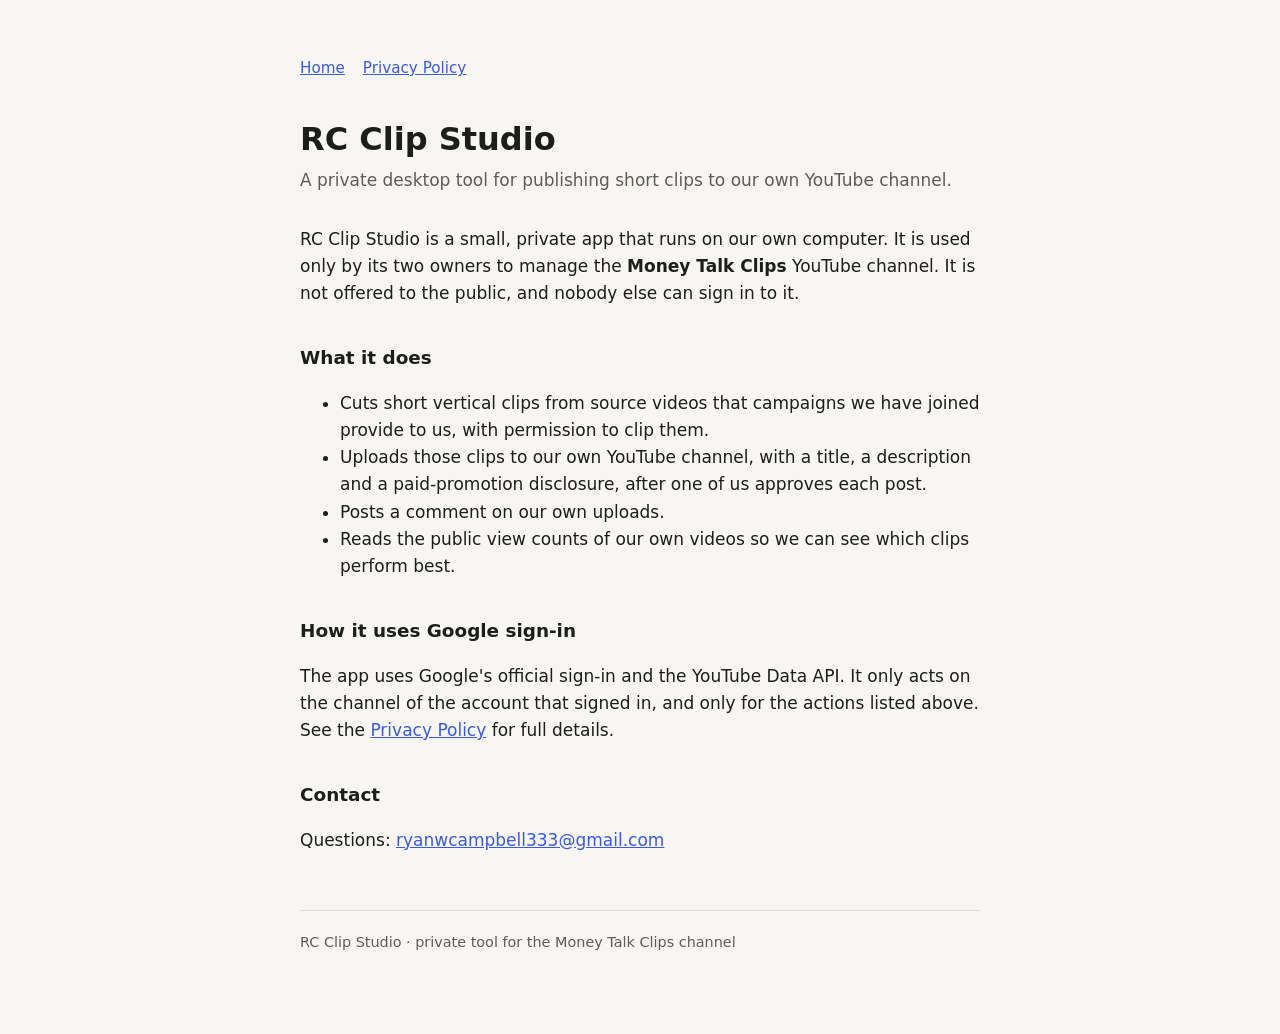
<file: index.html>
<!doctype html>
<html lang="en">
<head>
<meta charset="utf-8">
<meta name="viewport" content="width=device-width,initial-scale=1">
<title>RC Clip Studio</title>
<link rel="stylesheet" href="style.css">
</head>
<body>
<main>
<nav><a href="./">Home</a><a href="privacy.html">Privacy Policy</a></nav>
<h1>RC Clip Studio</h1>
<p class="sub">A private desktop tool for publishing short clips to our own YouTube channel.</p>

<p>RC Clip Studio is a small, private app that runs on our own computer. It is used only by its two owners to manage the <strong>Money Talk Clips</strong> YouTube channel. It is not offered to the public, and nobody else can sign in to it.</p>

<h2>What it does</h2>
<ul>
<li>Cuts short vertical clips from source videos that campaigns we have joined provide to us, with permission to clip them.</li>
<li>Uploads those clips to our own YouTube channel, with a title, a description and a paid-promotion disclosure, after one of us approves each post.</li>
<li>Posts a comment on our own uploads.</li>
<li>Reads the public view counts of our own videos so we can see which clips perform best.</li>
</ul>

<h2>How it uses Google sign-in</h2>
<p>The app uses Google's official sign-in and the YouTube Data API. It only acts on the channel of the account that signed in, and only for the actions listed above. See the <a href="privacy.html">Privacy Policy</a> for full details.</p>

<h2>Contact</h2>
<p>Questions: <a href="mailto:ryanwcampbell333@gmail.com">ryanwcampbell333@gmail.com</a></p>

<footer>RC Clip Studio · private tool for the Money Talk Clips channel</footer>
</main>
</body>
</html>
</file>
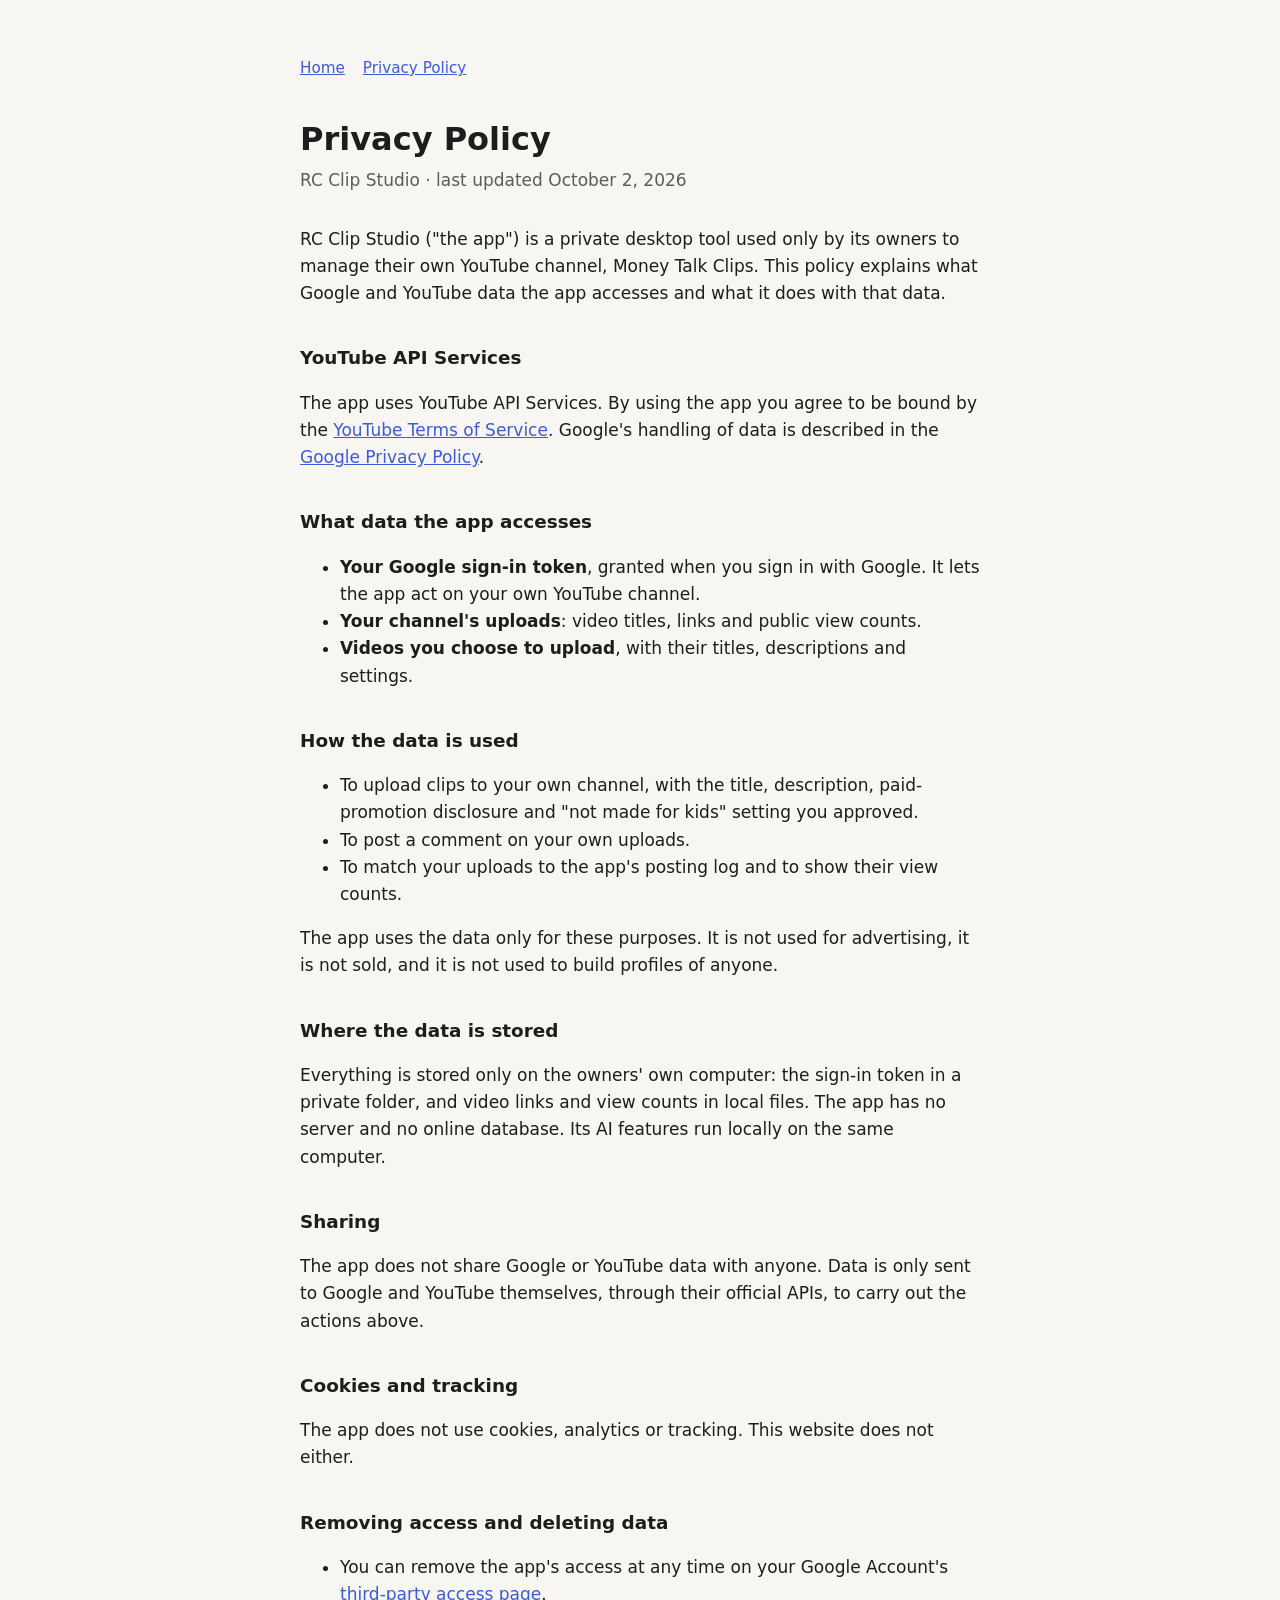
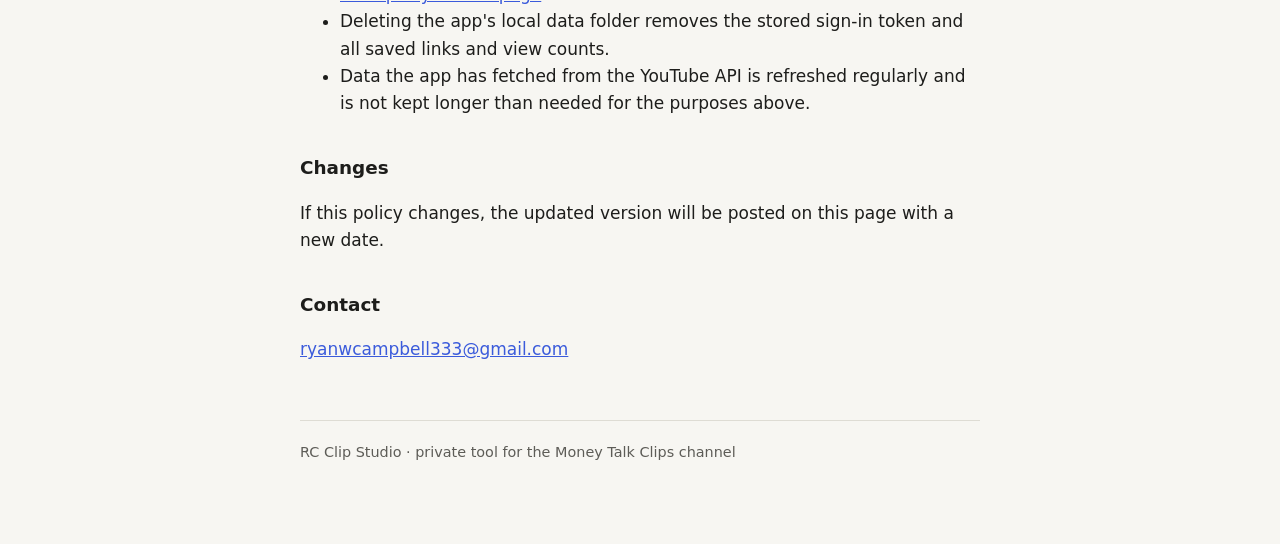
<file: privacy.html>
<!doctype html>
<html lang="en">
<head>
<meta charset="utf-8">
<meta name="viewport" content="width=device-width,initial-scale=1">
<title>Privacy Policy · RC Clip Studio</title>
<link rel="stylesheet" href="style.css">
</head>
<body>
<main>
<nav><a href="./">Home</a><a href="privacy.html">Privacy Policy</a></nav>
<h1>Privacy Policy</h1>
<p class="sub">RC Clip Studio · last updated October 2, 2026</p>

<p>RC Clip Studio ("the app") is a private desktop tool used only by its owners to manage their own YouTube channel, Money Talk Clips. This policy explains what Google and YouTube data the app accesses and what it does with that data.</p>

<h2>YouTube API Services</h2>
<p>The app uses YouTube API Services. By using the app you agree to be bound by the <a href="https://www.youtube.com/t/terms">YouTube Terms of Service</a>. Google's handling of data is described in the <a href="https://policies.google.com/privacy">Google Privacy Policy</a>.</p>

<h2>What data the app accesses</h2>
<ul>
<li><strong>Your Google sign-in token</strong>, granted when you sign in with Google. It lets the app act on your own YouTube channel.</li>
<li><strong>Your channel's uploads</strong>: video titles, links and public view counts.</li>
<li><strong>Videos you choose to upload</strong>, with their titles, descriptions and settings.</li>
</ul>

<h2>How the data is used</h2>
<ul>
<li>To upload clips to your own channel, with the title, description, paid-promotion disclosure and "not made for kids" setting you approved.</li>
<li>To post a comment on your own uploads.</li>
<li>To match your uploads to the app's posting log and to show their view counts.</li>
</ul>
<p>The app uses the data only for these purposes. It is not used for advertising, it is not sold, and it is not used to build profiles of anyone.</p>

<h2>Where the data is stored</h2>
<p>Everything is stored only on the owners' own computer: the sign-in token in a private folder, and video links and view counts in local files. The app has no server and no online database. Its AI features run locally on the same computer.</p>

<h2>Sharing</h2>
<p>The app does not share Google or YouTube data with anyone. Data is only sent to Google and YouTube themselves, through their official APIs, to carry out the actions above.</p>

<h2>Cookies and tracking</h2>
<p>The app does not use cookies, analytics or tracking. This website does not either.</p>

<h2>Removing access and deleting data</h2>
<ul>
<li>You can remove the app's access at any time on your Google Account's <a href="https://myaccount.google.com/permissions">third-party access page</a>.</li>
<li>Deleting the app's local data folder removes the stored sign-in token and all saved links and view counts.</li>
<li>Data the app has fetched from the YouTube API is refreshed regularly and is not kept longer than needed for the purposes above.</li>
</ul>

<h2>Changes</h2>
<p>If this policy changes, the updated version will be posted on this page with a new date.</p>

<h2>Contact</h2>
<p><a href="mailto:ryanwcampbell333@gmail.com">ryanwcampbell333@gmail.com</a></p>

<footer>RC Clip Studio · private tool for the Money Talk Clips channel</footer>
</main>
</body>
</html>
</file>
<file: style.css>
:root{--bg:#f7f6f2;--ink:#1d1d1b;--muted:#5d5c57;--line:#dedcd4;--accent:#3b5bdb}
@media (prefers-color-scheme:dark){:root{--bg:#141413;--ink:#ecebe6;--muted:#a3a29b;--line:#33322f;--accent:#8ea2ff}}
*{box-sizing:border-box}
body{margin:0;background:var(--bg);color:var(--ink);font:17px/1.6 system-ui,-apple-system,"Segoe UI",Roboto,sans-serif}
main{max-width:720px;margin:0 auto;padding:56px 20px 80px}
h1{font-size:2rem;line-height:1.2;margin:0 0 8px}
h2{font-size:1.15rem;margin:36px 0 8px}
p,li{color:var(--ink)}
.sub{color:var(--muted);margin:0 0 32px}
a{color:var(--accent)}
nav{display:flex;gap:18px;margin-bottom:40px;font-size:.95rem}
footer{margin-top:56px;padding-top:20px;border-top:1px solid var(--line);color:var(--muted);font-size:.9rem}
</file>
